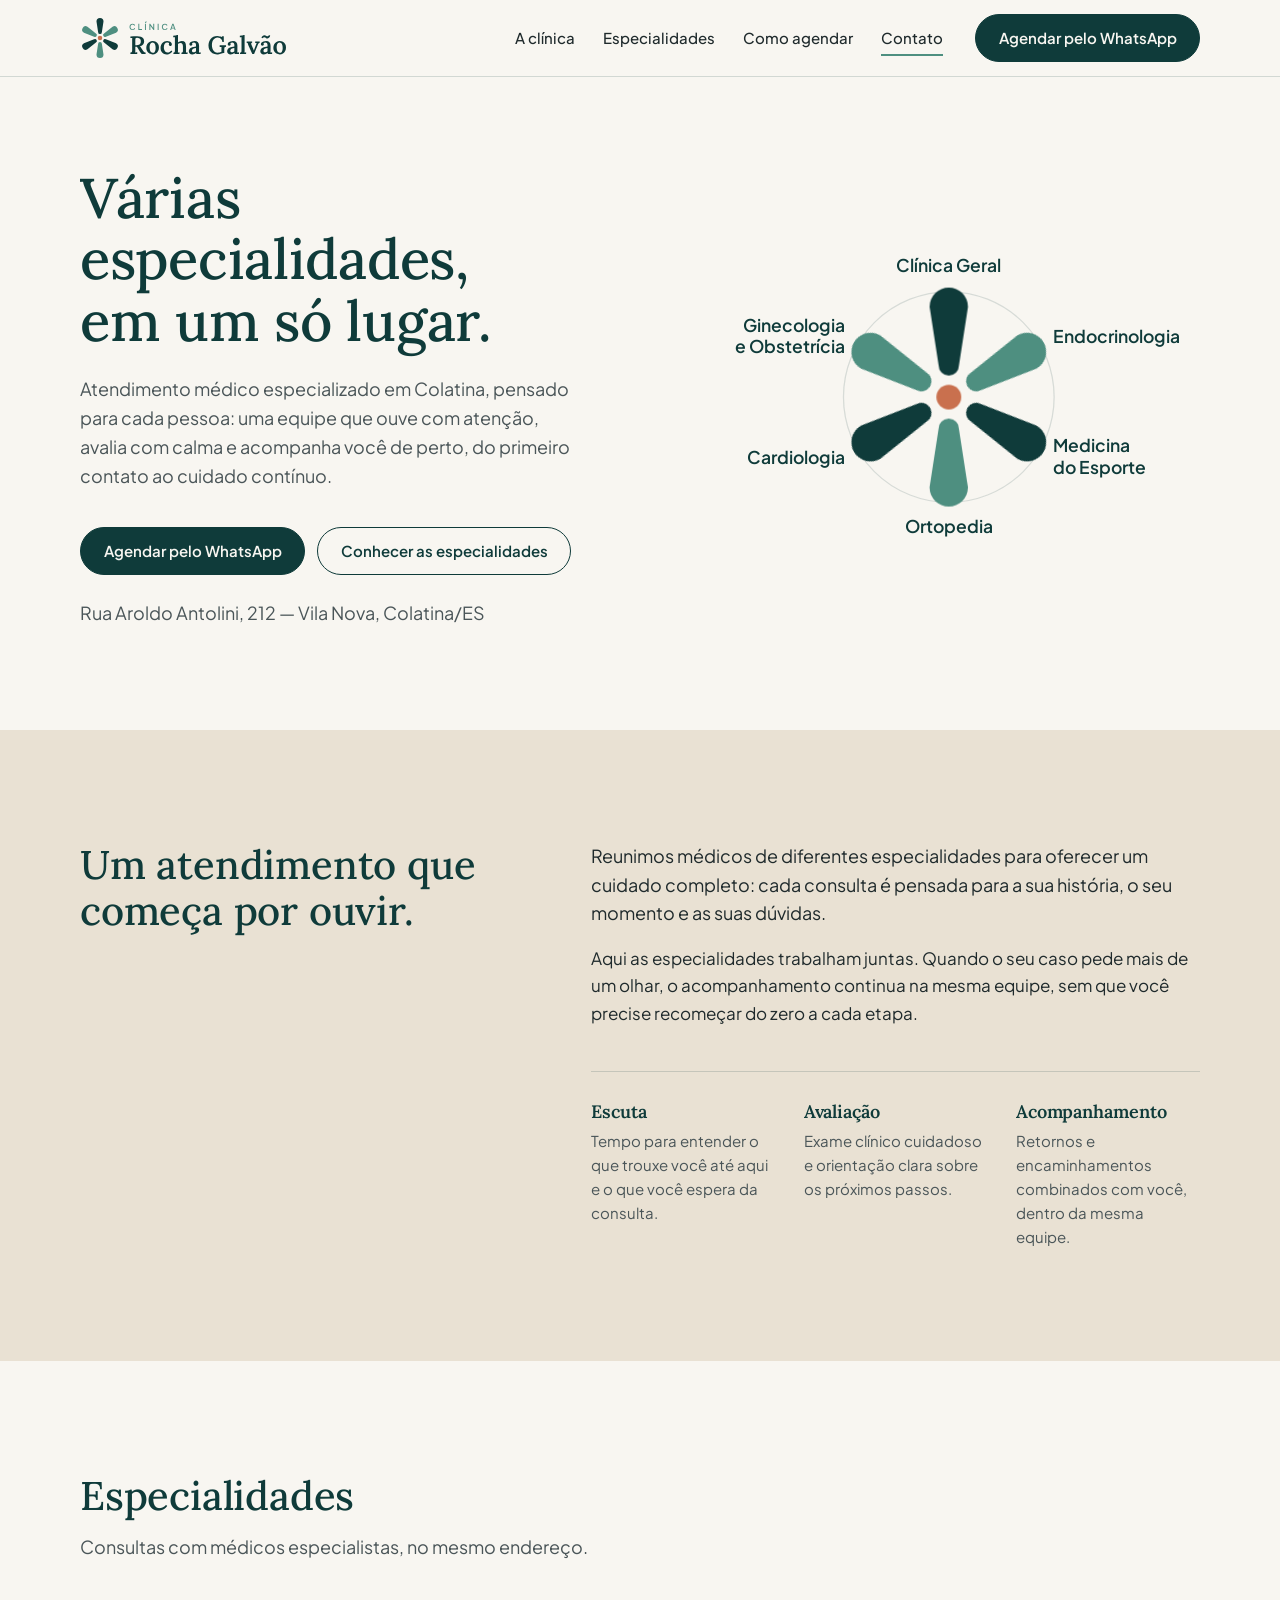
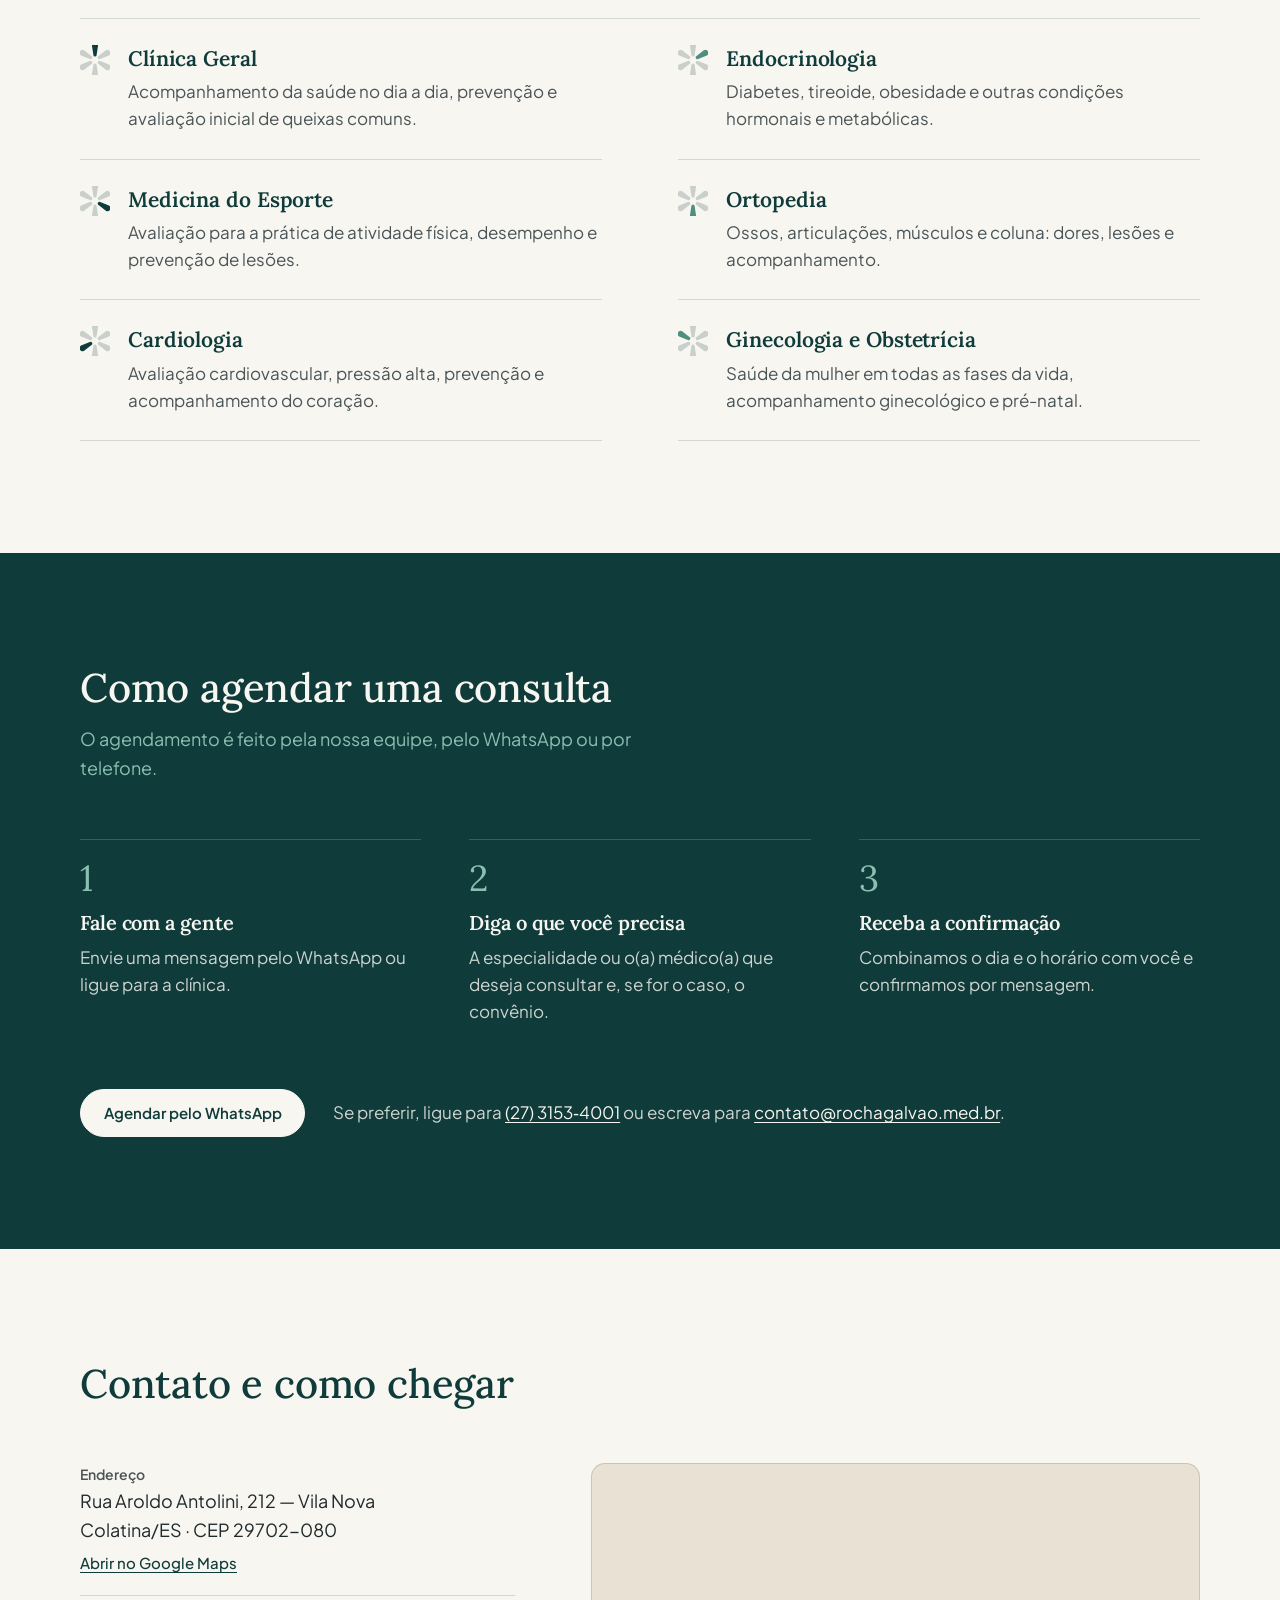
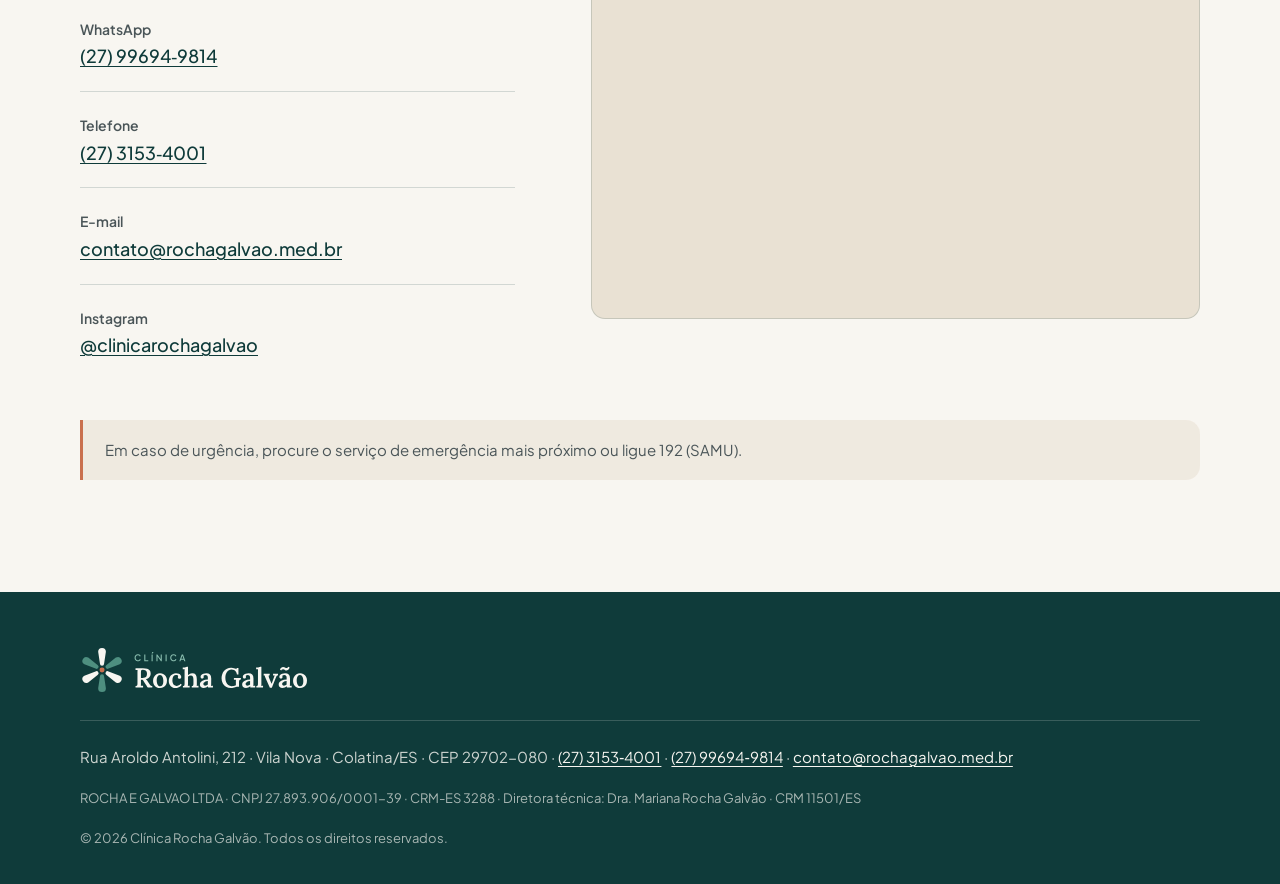
<file: index.html>
<!DOCTYPE html>
<html lang="pt-BR">
<head>
  <meta charset="utf-8">
  <meta name="viewport" content="width=device-width, initial-scale=1">
  <title>Clínica Rocha Galvão · Clínica médica em Colatina/ES</title>
  <meta name="description" content="Clínica Rocha Galvão, em Colatina/ES: Clínica Geral, Endocrinologia, Medicina do Esporte, Ortopedia, Cardiologia e Ginecologia e Obstetrícia em um só lugar. Agende pelo WhatsApp.">
  <link rel="canonical" href="https://rochagalvao.med.br/">
  <meta name="theme-color" content="#0F3B3A">

  <!-- Ícones -->
  <link rel="icon" href="assets/img/favicon.svg" type="image/svg+xml">
  <link rel="icon" href="assets/img/favicon-32.png" sizes="32x32" type="image/png">
  <link rel="apple-touch-icon" href="assets/img/apple-touch-icon.png">
  <link rel="manifest" href="site.webmanifest">

  <!-- Compartilhamento (WhatsApp, Instagram, Google) -->
  <meta property="og:type" content="website">
  <meta property="og:locale" content="pt_BR">
  <meta property="og:site_name" content="Clínica Rocha Galvão">
  <meta property="og:title" content="Clínica Rocha Galvão · Várias especialidades, em um só lugar">
  <meta property="og:description" content="Clínica médica em Colatina/ES. Clínica Geral, Endocrinologia, Medicina do Esporte, Ortopedia, Cardiologia e Ginecologia e Obstetrícia. Agende pelo WhatsApp.">
  <meta property="og:url" content="https://rochagalvao.med.br/">
  <meta property="og:image" content="https://rochagalvao.med.br/assets/img/og-image.png">
  <meta property="og:image:width" content="1200">
  <meta property="og:image:height" content="630">
  <meta name="twitter:card" content="summary_large_image">

  <link rel="preload" href="assets/fonts/lora-latin-wght-normal.woff2" as="font" type="font/woff2" crossorigin>
  <link rel="preload" href="assets/fonts/plus-jakarta-sans-latin-wght-normal.woff2" as="font" type="font/woff2" crossorigin>
  <link rel="stylesheet" href="assets/css/style.css">

  <script type="application/ld+json">
  {
    "@context": "https://schema.org",
    "@type": "MedicalClinic",
    "name": "Clínica Rocha Galvão",
    "legalName": "ROCHA E GALVAO LTDA",
    "url": "https://rochagalvao.med.br/",
    "logo": "https://rochagalvao.med.br/assets/img/rochagalvao_icone_app.svg",
    "image": "https://rochagalvao.med.br/assets/img/og-image.png",
    "telephone": "+552731534001",
    "email": "contato@rochagalvao.med.br",
    "address": {
      "@type": "PostalAddress",
      "streetAddress": "Rua Aroldo Antolini, 212",
      "addressLocality": "Colatina",
      "addressRegion": "ES",
      "postalCode": "29702-080",
      "addressCountry": "BR"
    },
    "sameAs": ["https://www.instagram.com/clinicarochagalvao"],
    "medicalSpecialty": [
      "https://schema.org/PrimaryCare",
      "https://schema.org/Endocrine",
      "https://schema.org/Musculoskeletal",
      "https://schema.org/Cardiovascular",
      "https://schema.org/Gynecologic",
      "https://schema.org/Obstetric"
    ]
  }
  </script>
</head>
<body>
  <a class="skip-link" href="#conteudo">Ir para o conteúdo</a>

  <header class="cabecalho">
    <div class="container cabecalho__inner">
      <a class="marca" href="#inicio" aria-label="Clínica Rocha Galvão — início">
        <img src="assets/img/rochagalvao_horizontal_cor.svg" alt="Clínica Rocha Galvão" width="206" height="40">
      </a>

      <button class="menu-botao" type="button" aria-expanded="false" aria-controls="menu" aria-label="Abrir menu">
        <svg class="icone-abrir" viewBox="0 0 24 24" fill="none" stroke="currentColor" stroke-width="1.8" stroke-linecap="round" aria-hidden="true"><path d="M4 7h16M4 12h16M4 17h16"/></svg>
        <svg class="icone-fechar" viewBox="0 0 24 24" fill="none" stroke="currentColor" stroke-width="1.8" stroke-linecap="round" aria-hidden="true"><path d="M6 6l12 12M18 6L6 18"/></svg>
      </button>

      <nav class="nav" id="menu" aria-label="Principal">
        <ul class="nav__lista">
          <li><a class="nav__link" href="#clinica">A clínica</a></li>
          <li><a class="nav__link" href="#especialidades">Especialidades</a></li>
          <li><a class="nav__link" href="#agendar">Como agendar</a></li>
          <li><a class="nav__link" href="#contato">Contato</a></li>
        </ul>
        <a class="botao botao--principal" href="https://wa.me/5527996949814?text=Ol%C3%A1!%20Gostaria%20de%20agendar%20uma%20consulta%20na%20Cl%C3%ADnica%20Rocha%20Galv%C3%A3o." target="_blank" rel="noopener">Agendar pelo WhatsApp</a>
      </nav>
    </div>
  </header>

  <main id="conteudo">

    <!-- ================================================================
         Abertura
         ================================================================ -->
    <section class="abertura" id="inicio">
      <div class="container abertura__inner">
        <div class="abertura__texto">
          <h1>Várias especialidades, em um só lugar.</h1>
          <p>Atendimento médico especializado em Colatina, pensado para cada pessoa: uma equipe que ouve com atenção, avalia com calma e acompanha você de perto, do primeiro contato ao cuidado contínuo.</p>
          <div class="abertura__acoes">
            <a class="botao botao--principal" href="https://wa.me/5527996949814?text=Ol%C3%A1!%20Gostaria%20de%20agendar%20uma%20consulta%20na%20Cl%C3%ADnica%20Rocha%20Galv%C3%A3o." target="_blank" rel="noopener">Agendar pelo WhatsApp</a>
            <a class="botao botao--contorno" href="#especialidades">Conhecer as especialidades</a>
          </div>
          <p class="abertura__local">Rua Aroldo Antolini, 212 — Vila Nova, Colatina/ES</p>
        </div>

        <!-- O símbolo da marca com uma especialidade em cada pétala -->
        <figure class="roda" aria-hidden="false">
          <svg viewBox="0 0 400 300" role="img" aria-labelledby="roda-titulo">
            <title id="roda-titulo">As seis especialidades da clínica: Clínica Geral, Endocrinologia, Medicina do Esporte, Ortopedia, Cardiologia e Ginecologia e Obstetrícia.</title>
            <circle cx="200" cy="150" r="84" fill="none" stroke="rgba(15,59,58,0.14)" stroke-width="1"/>

            <g transform="translate(200 150) rotate(0) scale(0.9)"><path class="petala" style="--i:0" d="M -9 -28 L -17 -80 A 17 17 0 0 1 17 -80 L 9 -28 A 9 9 0 0 1 -9 -28 Z" fill="#0F3B3A"/></g>
            <g transform="translate(200 150) rotate(60) scale(0.9)"><path class="petala" style="--i:1" d="M -9 -28 L -17 -80 A 17 17 0 0 1 17 -80 L 9 -28 A 9 9 0 0 1 -9 -28 Z" fill="#4E8F80"/></g>
            <g transform="translate(200 150) rotate(120) scale(0.9)"><path class="petala" style="--i:2" d="M -9 -28 L -17 -80 A 17 17 0 0 1 17 -80 L 9 -28 A 9 9 0 0 1 -9 -28 Z" fill="#0F3B3A"/></g>
            <g transform="translate(200 150) rotate(180) scale(0.9)"><path class="petala" style="--i:3" d="M -9 -28 L -17 -80 A 17 17 0 0 1 17 -80 L 9 -28 A 9 9 0 0 1 -9 -28 Z" fill="#4E8F80"/></g>
            <g transform="translate(200 150) rotate(240) scale(0.9)"><path class="petala" style="--i:4" d="M -9 -28 L -17 -80 A 17 17 0 0 1 17 -80 L 9 -28 A 9 9 0 0 1 -9 -28 Z" fill="#0F3B3A"/></g>
            <g transform="translate(200 150) rotate(300) scale(0.9)"><path class="petala" style="--i:5" d="M -9 -28 L -17 -80 A 17 17 0 0 1 17 -80 L 9 -28 A 9 9 0 0 1 -9 -28 Z" fill="#4E8F80"/></g>
            <circle class="centro" cx="200" cy="150" r="9.9" fill="#C9704E"/>

            <text class="rotulo" style="--i:0" x="200" y="50" text-anchor="middle">Clínica Geral</text>
            <text class="rotulo" style="--i:1" x="283" y="107" text-anchor="start">Endocrinologia</text>
            <text class="rotulo" style="--i:2" x="283" y="194" text-anchor="start">Medicina<tspan x="283" dy="17">do Esporte</tspan></text>
            <text class="rotulo" style="--i:3" x="200" y="258" text-anchor="middle">Ortopedia</text>
            <text class="rotulo" style="--i:4" x="117" y="203" text-anchor="end">Cardiologia</text>
            <text class="rotulo" style="--i:5" x="117" y="98" text-anchor="end">Ginecologia<tspan x="117" dy="17">e Obstetrícia</tspan></text>
          </svg>
        </figure>
      </div>
    </section>

    <!-- ================================================================
         A clínica
         ================================================================ -->
    <section class="secao clinica" id="clinica">
      <div class="container clinica__inner">
        <h2>Um atendimento que começa por ouvir.</h2>
        <div class="clinica__texto">
          <p>Reunimos médicos de diferentes especialidades para oferecer um cuidado completo: cada consulta é pensada para a sua história, o seu momento e as suas dúvidas.</p>
          <p>Aqui as especialidades trabalham juntas. Quando o seu caso pede mais de um olhar, o acompanhamento continua na mesma equipe, sem que você precise recomeçar do zero a cada etapa.</p>

          <ul class="pilares">
            <li>
              <h3>Escuta</h3>
              <p>Tempo para entender o que trouxe você até aqui e o que você espera da consulta.</p>
            </li>
            <li>
              <h3>Avaliação</h3>
              <p>Exame clínico cuidadoso e orientação clara sobre os próximos passos.</p>
            </li>
            <li>
              <h3>Acompanhamento</h3>
              <p>Retornos e encaminhamentos combinados com você, dentro da mesma equipe.</p>
            </li>
          </ul>
        </div>
      </div>
    </section>

    <!-- ================================================================
         Especialidades
         A ordem é a mesma da roda da abertura (sentido horário, a partir do topo).
         ================================================================ -->
    <section class="secao" id="especialidades">
      <div class="container">
        <div class="secao__cabeca">
          <h2>Especialidades</h2>
          <p>Consultas com médicos especialistas, no mesmo endereço.</p>
        </div>

        <ul class="especialidades__lista">
          <li class="especialidade">
            <svg viewBox="-84 -84 168 168" aria-hidden="true"><g fill="rgba(15,59,58,0.2)"><path d="M -9 -28 L -17 -80 A 17 17 0 0 1 17 -80 L 9 -28 A 9 9 0 0 1 -9 -28 Z" transform="rotate(60)"/><path d="M -9 -28 L -17 -80 A 17 17 0 0 1 17 -80 L 9 -28 A 9 9 0 0 1 -9 -28 Z" transform="rotate(120)"/><path d="M -9 -28 L -17 -80 A 17 17 0 0 1 17 -80 L 9 -28 A 9 9 0 0 1 -9 -28 Z" transform="rotate(180)"/><path d="M -9 -28 L -17 -80 A 17 17 0 0 1 17 -80 L 9 -28 A 9 9 0 0 1 -9 -28 Z" transform="rotate(240)"/><path d="M -9 -28 L -17 -80 A 17 17 0 0 1 17 -80 L 9 -28 A 9 9 0 0 1 -9 -28 Z" transform="rotate(300)"/></g><path d="M -9 -28 L -17 -80 A 17 17 0 0 1 17 -80 L 9 -28 A 9 9 0 0 1 -9 -28 Z" fill="#0F3B3A" transform="rotate(0)"/></svg>
            <div>
              <h3>Clínica Geral</h3>
              <p>Acompanhamento da saúde no dia a dia, prevenção e avaliação inicial de queixas comuns.</p>
            </div>
          </li>
          <li class="especialidade">
            <svg viewBox="-84 -84 168 168" aria-hidden="true"><g fill="rgba(15,59,58,0.2)"><path d="M -9 -28 L -17 -80 A 17 17 0 0 1 17 -80 L 9 -28 A 9 9 0 0 1 -9 -28 Z" transform="rotate(0)"/><path d="M -9 -28 L -17 -80 A 17 17 0 0 1 17 -80 L 9 -28 A 9 9 0 0 1 -9 -28 Z" transform="rotate(120)"/><path d="M -9 -28 L -17 -80 A 17 17 0 0 1 17 -80 L 9 -28 A 9 9 0 0 1 -9 -28 Z" transform="rotate(180)"/><path d="M -9 -28 L -17 -80 A 17 17 0 0 1 17 -80 L 9 -28 A 9 9 0 0 1 -9 -28 Z" transform="rotate(240)"/><path d="M -9 -28 L -17 -80 A 17 17 0 0 1 17 -80 L 9 -28 A 9 9 0 0 1 -9 -28 Z" transform="rotate(300)"/></g><path d="M -9 -28 L -17 -80 A 17 17 0 0 1 17 -80 L 9 -28 A 9 9 0 0 1 -9 -28 Z" fill="#4E8F80" transform="rotate(60)"/></svg>
            <div>
              <h3>Endocrinologia</h3>
              <p>Diabetes, tireoide, obesidade e outras condições hormonais e metabólicas.</p>
            </div>
          </li>
          <li class="especialidade">
            <svg viewBox="-84 -84 168 168" aria-hidden="true"><g fill="rgba(15,59,58,0.2)"><path d="M -9 -28 L -17 -80 A 17 17 0 0 1 17 -80 L 9 -28 A 9 9 0 0 1 -9 -28 Z" transform="rotate(0)"/><path d="M -9 -28 L -17 -80 A 17 17 0 0 1 17 -80 L 9 -28 A 9 9 0 0 1 -9 -28 Z" transform="rotate(60)"/><path d="M -9 -28 L -17 -80 A 17 17 0 0 1 17 -80 L 9 -28 A 9 9 0 0 1 -9 -28 Z" transform="rotate(180)"/><path d="M -9 -28 L -17 -80 A 17 17 0 0 1 17 -80 L 9 -28 A 9 9 0 0 1 -9 -28 Z" transform="rotate(240)"/><path d="M -9 -28 L -17 -80 A 17 17 0 0 1 17 -80 L 9 -28 A 9 9 0 0 1 -9 -28 Z" transform="rotate(300)"/></g><path d="M -9 -28 L -17 -80 A 17 17 0 0 1 17 -80 L 9 -28 A 9 9 0 0 1 -9 -28 Z" fill="#0F3B3A" transform="rotate(120)"/></svg>
            <div>
              <h3>Medicina do Esporte</h3>
              <p>Avaliação para a prática de atividade física, desempenho e prevenção de lesões.</p>
            </div>
          </li>
          <li class="especialidade">
            <svg viewBox="-84 -84 168 168" aria-hidden="true"><g fill="rgba(15,59,58,0.2)"><path d="M -9 -28 L -17 -80 A 17 17 0 0 1 17 -80 L 9 -28 A 9 9 0 0 1 -9 -28 Z" transform="rotate(0)"/><path d="M -9 -28 L -17 -80 A 17 17 0 0 1 17 -80 L 9 -28 A 9 9 0 0 1 -9 -28 Z" transform="rotate(60)"/><path d="M -9 -28 L -17 -80 A 17 17 0 0 1 17 -80 L 9 -28 A 9 9 0 0 1 -9 -28 Z" transform="rotate(120)"/><path d="M -9 -28 L -17 -80 A 17 17 0 0 1 17 -80 L 9 -28 A 9 9 0 0 1 -9 -28 Z" transform="rotate(240)"/><path d="M -9 -28 L -17 -80 A 17 17 0 0 1 17 -80 L 9 -28 A 9 9 0 0 1 -9 -28 Z" transform="rotate(300)"/></g><path d="M -9 -28 L -17 -80 A 17 17 0 0 1 17 -80 L 9 -28 A 9 9 0 0 1 -9 -28 Z" fill="#4E8F80" transform="rotate(180)"/></svg>
            <div>
              <h3>Ortopedia</h3>
              <p>Ossos, articulações, músculos e coluna: dores, lesões e acompanhamento.</p>
            </div>
          </li>
          <li class="especialidade">
            <svg viewBox="-84 -84 168 168" aria-hidden="true"><g fill="rgba(15,59,58,0.2)"><path d="M -9 -28 L -17 -80 A 17 17 0 0 1 17 -80 L 9 -28 A 9 9 0 0 1 -9 -28 Z" transform="rotate(0)"/><path d="M -9 -28 L -17 -80 A 17 17 0 0 1 17 -80 L 9 -28 A 9 9 0 0 1 -9 -28 Z" transform="rotate(60)"/><path d="M -9 -28 L -17 -80 A 17 17 0 0 1 17 -80 L 9 -28 A 9 9 0 0 1 -9 -28 Z" transform="rotate(120)"/><path d="M -9 -28 L -17 -80 A 17 17 0 0 1 17 -80 L 9 -28 A 9 9 0 0 1 -9 -28 Z" transform="rotate(180)"/><path d="M -9 -28 L -17 -80 A 17 17 0 0 1 17 -80 L 9 -28 A 9 9 0 0 1 -9 -28 Z" transform="rotate(300)"/></g><path d="M -9 -28 L -17 -80 A 17 17 0 0 1 17 -80 L 9 -28 A 9 9 0 0 1 -9 -28 Z" fill="#0F3B3A" transform="rotate(240)"/></svg>
            <div>
              <h3>Cardiologia</h3>
              <p>Avaliação cardiovascular, pressão alta, prevenção e acompanhamento do coração.</p>
            </div>
          </li>
          <li class="especialidade">
            <svg viewBox="-84 -84 168 168" aria-hidden="true"><g fill="rgba(15,59,58,0.2)"><path d="M -9 -28 L -17 -80 A 17 17 0 0 1 17 -80 L 9 -28 A 9 9 0 0 1 -9 -28 Z" transform="rotate(0)"/><path d="M -9 -28 L -17 -80 A 17 17 0 0 1 17 -80 L 9 -28 A 9 9 0 0 1 -9 -28 Z" transform="rotate(60)"/><path d="M -9 -28 L -17 -80 A 17 17 0 0 1 17 -80 L 9 -28 A 9 9 0 0 1 -9 -28 Z" transform="rotate(120)"/><path d="M -9 -28 L -17 -80 A 17 17 0 0 1 17 -80 L 9 -28 A 9 9 0 0 1 -9 -28 Z" transform="rotate(180)"/><path d="M -9 -28 L -17 -80 A 17 17 0 0 1 17 -80 L 9 -28 A 9 9 0 0 1 -9 -28 Z" transform="rotate(240)"/></g><path d="M -9 -28 L -17 -80 A 17 17 0 0 1 17 -80 L 9 -28 A 9 9 0 0 1 -9 -28 Z" fill="#4E8F80" transform="rotate(300)"/></svg>
            <div>
              <h3>Ginecologia e Obstetrícia</h3>
              <p>Saúde da mulher em todas as fases da vida, acompanhamento ginecológico e pré-natal.</p>
            </div>
          </li>
        </ul>

        <!-- ------------------------------------------------------------
             EQUIPE (modelo, desativado)
             Para apresentar o corpo clínico, copie o bloco abaixo para fora
             do comentário. Pelas normas de publicidade médica do CFM, cada
             médico(a) deve aparecer com CRM e, ao anunciar a especialidade,
             com o RQE.

        <div class="secao__cabeca" style="margin-top:72px">
          <h2>Corpo clínico</h2>
        </div>
        <ul class="especialidades__lista">
          <li class="especialidade">
            <div>
              <h3>Dra. Mariana Rocha Galvão</h3>
              <p>Ginecologia e Obstetrícia · CRM 11501/ES · RQE 9843</p>
            </div>
          </li>
        </ul>
        ------------------------------------------------------------- -->
      </div>
    </section>

    <!-- ================================================================
         Como agendar
         ================================================================ -->
    <section class="secao agendar" id="agendar">
      <div class="container">
        <div class="secao__cabeca">
          <h2>Como agendar uma consulta</h2>
          <p>O agendamento é feito pela nossa equipe, pelo WhatsApp ou por telefone.</p>
        </div>

        <ol class="passos">
          <li>
            <h3>Fale com a gente</h3>
            <p>Envie uma mensagem pelo WhatsApp ou ligue para a clínica.</p>
          </li>
          <li>
            <h3>Diga o que você precisa</h3>
            <p>A especialidade ou o(a) médico(a) que deseja consultar e, se for o caso, o convênio.</p>
          </li>
          <li>
            <h3>Receba a confirmação</h3>
            <p>Combinamos o dia e o horário com você e confirmamos por mensagem.</p>
          </li>
        </ol>

        <div class="agendar__acoes">
          <a class="botao botao--claro" href="https://wa.me/5527996949814?text=Ol%C3%A1!%20Gostaria%20de%20agendar%20uma%20consulta%20na%20Cl%C3%ADnica%20Rocha%20Galv%C3%A3o." target="_blank" rel="noopener">Agendar pelo WhatsApp</a>
          <p class="agendar__alternativa">Se preferir, ligue para <a href="tel:+552731534001">(27)&nbsp;3153&#8209;4001</a> ou escreva para <a href="mailto:contato@rochagalvao.med.br">contato@rochagalvao.med.br</a>.</p>
        </div>
      </div>
    </section>

    <!-- ================================================================
         Contato e como chegar
         ================================================================ -->
    <section class="secao" id="contato">
      <div class="container">
        <div class="secao__cabeca">
          <h2>Contato e como chegar</h2>
        </div>

        <div class="contato__inner">
          <dl class="contato__lista">
            <div>
              <dt>Endereço</dt>
              <dd>Rua Aroldo Antolini, 212 — Vila Nova<br>Colatina/ES · CEP 29702-080
                <a class="pequeno" href="https://www.google.com/maps/search/?api=1&query=Rua+Aroldo+Antolini%2C+212+-+Vila+Nova%2C+Colatina+-+ES%2C+29702-080" target="_blank" rel="noopener">Abrir no Google Maps</a>
              </dd>
            </div>
            <div>
              <dt>WhatsApp</dt>
              <dd><a href="https://wa.me/5527996949814" target="_blank" rel="noopener">(27)&nbsp;99694&#8209;9814</a></dd>
            </div>
            <div>
              <dt>Telefone</dt>
              <dd><a href="tel:+552731534001">(27)&nbsp;3153&#8209;4001</a></dd>
            </div>
            <div>
              <dt>E-mail</dt>
              <dd><a href="mailto:contato@rochagalvao.med.br">contato@rochagalvao.med.br</a></dd>
            </div>
            <div>
              <dt>Instagram</dt>
              <dd><a href="https://www.instagram.com/clinicarochagalvao" target="_blank" rel="noopener">@clinicarochagalvao</a></dd>
            </div>

            <!-- ----------------------------------------------------------
                 HORÁRIO DE ATENDIMENTO (desativado até ser definido)
                 Copie o bloco para fora do comentário e ajuste os dias e horas.

            <div>
              <dt>Horário de atendimento</dt>
              <dd>Segunda a sexta, das 8h às 18h</dd>
            </div>
            ----------------------------------------------------------- -->

            <!-- ----------------------------------------------------------
                 CONVÊNIOS (desativado até ser definido)
                 Liste os convênios aceitos ou informe "Atendimento particular".

            <div>
              <dt>Convênios</dt>
              <dd>Atendimento particular e convênios: Unimed, Bradesco Saúde</dd>
            </div>
            ----------------------------------------------------------- -->
          </dl>

          <div class="mapa">
            <iframe
              src="https://www.google.com/maps?q=Rua%20Aroldo%20Antolini%2C%20212%2C%20Vila%20Nova%2C%20Colatina%20-%20ES%2C%2029702-080&z=16&output=embed"
              title="Mapa com a localização da Clínica Rocha Galvão"
              loading="lazy"
              referrerpolicy="no-referrer-when-downgrade"
              allowfullscreen></iframe>
          </div>
        </div>

        <p class="contato__urgencia">Em caso de urgência, procure o serviço de emergência mais próximo ou ligue 192 (SAMU).</p>
      </div>
    </section>
  </main>

  <footer class="rodape">
    <div class="container rodape__inner">
      <a class="rodape__marca" href="#inicio" aria-label="Clínica Rocha Galvão — voltar ao início">
        <img src="assets/img/rochagalvao_horizontal_escuro.svg" alt="Clínica Rocha Galvão" width="227" height="44">
      </a>
      <div class="rodape__linhas">
        <p>Rua Aroldo Antolini, 212 · Vila Nova · Colatina/ES · CEP 29702-080 · <a href="tel:+552731534001">(27)&nbsp;3153&#8209;4001</a> · <a href="https://wa.me/5527996949814" target="_blank" rel="noopener">(27)&nbsp;99694&#8209;9814</a> · <a href="mailto:contato@rochagalvao.med.br">contato@rochagalvao.med.br</a></p>
        <p class="rodape__legal">ROCHA E GALVAO LTDA · CNPJ 27.893.906/0001-39 · CRM-ES 3288 · Diretora técnica: Dra. Mariana Rocha Galvão · CRM 11501/ES</p>
        <p class="rodape__legal">© <span id="ano">2026</span> Clínica Rocha Galvão. Todos os direitos reservados.</p>
      </div>
    </div>
  </footer>

  <script src="assets/js/main.js" defer></script>
</body>
</html>
</file>
<file: assets/css/style.css>
/* ==========================================================================
   Clínica Rocha Galvão — folha de estilo do site
   Paleta e tipografia conforme o Manual de Marca 2026 (Opção 3 · Convergência)
   ========================================================================== */

/* --- Fontes (hospedadas no próprio site, licença OFL em assets/fonts) ----- */
@font-face {
  font-family: "Lora";
  font-style: normal;
  font-weight: 400 700;
  font-display: swap;
  src: url("../fonts/lora-latin-wght-normal.woff2") format("woff2-variations");
  unicode-range: U+0000-00FF, U+0131, U+0152-0153, U+02BB-02BC, U+02C6, U+02DA, U+02DC, U+0304, U+0308, U+0329, U+2000-206F, U+20AC, U+2122, U+2191, U+2193, U+2212, U+2215, U+FEFF, U+FFFD;
}
@font-face {
  font-family: "Plus Jakarta Sans";
  font-style: normal;
  font-weight: 200 800;
  font-display: swap;
  src: url("../fonts/plus-jakarta-sans-latin-wght-normal.woff2") format("woff2-variations");
  unicode-range: U+0000-00FF, U+0131, U+0152-0153, U+02BB-02BC, U+02C6, U+02DA, U+02DC, U+0304, U+0308, U+0329, U+2000-206F, U+20AC, U+2122, U+2191, U+2193, U+2212, U+2215, U+FEFF, U+FFFD;
}

/* --- Tokens ---------------------------------------------------------------- */
:root {
  --verde-rocha: #0F3B3A;
  --verde-rocha-escuro: #0A2C2B;
  --verde-salva: #4E8F80;
  --salva-clara: #8BBFB0;
  --terracota: #C9704E;
  --areia: #E9E1D3;
  --grafite: #1F2A2C;
  --branco-gelo: #F8F6F1;
  --branco: #FFFFFF;

  --texto: var(--grafite);
  --texto-suave: #4A5558;
  --hairline: rgba(15, 59, 58, 0.16);
  --hairline-escuro: rgba(248, 246, 241, 0.18);

  --serif: "Lora", Georgia, "Times New Roman", serif;
  --sans: "Plus Jakarta Sans", system-ui, -apple-system, "Segoe UI", Roboto, sans-serif;

  --largura: 1120px;
  --gutter: clamp(16px, 4vw, 40px);
  --altura-cabecalho: 76px;
  --raio: 14px;
  --pilula: 999px;
}

/* --- Base ------------------------------------------------------------------ */
*,
*::before,
*::after { box-sizing: border-box; }

html {
  scroll-behavior: smooth;
  -webkit-text-size-adjust: 100%;
}

@media (prefers-reduced-motion: reduce) {
  html { scroll-behavior: auto; }
}

body {
  margin: 0;
  background: var(--branco-gelo);
  color: var(--texto);
  font-family: var(--sans);
  font-size: 1.0625rem; /* 17px */
  line-height: 1.6;
  font-weight: 400;
  -webkit-font-smoothing: antialiased;
}

img, svg { display: block; max-width: 100%; }

a { color: var(--verde-rocha); text-decoration-thickness: 1px; text-underline-offset: 0.18em; }
a:hover { text-decoration-thickness: 2px; }

:focus-visible {
  outline: 2px solid var(--verde-rocha);
  outline-offset: 3px;
  border-radius: 4px;
}

h1, h2, h3 {
  font-family: var(--serif);
  color: var(--verde-rocha);
  margin: 0;
  font-weight: 500;
  letter-spacing: -0.005em;
  text-wrap: balance;
}

h1 {
  font-size: clamp(2.125rem, 1.25rem + 3.2vw, 3.5rem);
  line-height: 1.1;
}
h2 {
  font-size: clamp(1.75rem, 1.2rem + 1.8vw, 2.5rem);
  line-height: 1.15;
}
h3 {
  font-size: 1.3125rem;
  font-weight: 600;
  line-height: 1.3;
}

p { margin: 0; }
p + p { margin-top: 1em; }

.container {
  width: min(100% - 2 * var(--gutter), var(--largura));
  margin-inline: auto;
}

.skip-link {
  position: absolute;
  left: var(--gutter);
  top: -100px;
  z-index: 100;
  background: var(--verde-rocha);
  color: var(--branco-gelo);
  padding: 0.6em 1em;
  border-radius: var(--pilula);
  font-weight: 600;
}
.skip-link:focus { top: 12px; }

/* --- Botões ---------------------------------------------------------------- */
.botao {
  display: inline-flex;
  align-items: center;
  justify-content: center;
  gap: 0.5em;
  min-height: 48px;
  padding: 0.7em 1.5em;
  border-radius: var(--pilula);
  font-family: var(--sans);
  font-weight: 600;
  font-size: 0.9375rem;
  line-height: 1.2;
  text-decoration: none;
  border: 1.5px solid transparent;
  transition: background-color 160ms ease, border-color 160ms ease, color 160ms ease;
}
.botao--principal {
  background: var(--verde-rocha);
  color: var(--branco-gelo);
  border-color: var(--verde-rocha);
}
.botao--principal:hover { background: var(--verde-rocha-escuro); border-color: var(--verde-rocha-escuro); }
.botao--contorno {
  background: transparent;
  color: var(--verde-rocha);
  border-color: var(--verde-rocha);
}
.botao--contorno:hover { background: rgba(15, 59, 58, 0.06); }
.botao--claro {
  background: var(--branco-gelo);
  color: var(--verde-rocha);
  border-color: var(--branco-gelo);
}
.botao--claro:hover { background: var(--areia); border-color: var(--areia); }

/* --- Cabeçalho ------------------------------------------------------------- */
.cabecalho {
  position: sticky;
  top: 0;
  z-index: 50;
  background: rgba(248, 246, 241, 0.92);
  backdrop-filter: saturate(140%) blur(10px);
  -webkit-backdrop-filter: saturate(140%) blur(10px);
  border-bottom: 1px solid var(--hairline);
}
.cabecalho__inner {
  display: flex;
  align-items: center;
  justify-content: space-between;
  gap: 24px;
  min-height: var(--altura-cabecalho);
}
.marca { display: inline-flex; align-items: center; border-radius: 6px; }
.marca img { height: 40px; width: auto; }

.nav {
  display: flex;
  align-items: center;
  gap: 32px;
}
.nav__lista {
  display: flex;
  gap: 28px;
  list-style: none;
  margin: 0;
  padding: 0;
}
.nav__link {
  position: relative;
  display: inline-block;
  padding: 6px 0;
  font-weight: 500;
  font-size: 0.9375rem;
  color: var(--grafite);
  text-decoration: none;
}
.nav__link::after {
  content: "";
  position: absolute;
  left: 0;
  right: 0;
  bottom: 0;
  height: 2px;
  background: var(--verde-salva);
  transform: scaleX(0);
  transform-origin: left;
  transition: transform 180ms ease;
}
.nav__link:hover::after,
.nav__link[aria-current="true"]::after { transform: scaleX(1); }

.menu-botao {
  display: none;
  width: 48px;
  height: 48px;
  margin-right: -8px;
  padding: 0;
  background: transparent;
  border: 0;
  border-radius: 10px;
  color: var(--verde-rocha);
  cursor: pointer;
}
.menu-botao svg { width: 28px; height: 28px; margin: auto; }
.menu-botao .icone-fechar { display: none; }
.menu-botao[aria-expanded="true"] .icone-abrir { display: none; }
.menu-botao[aria-expanded="true"] .icone-fechar { display: block; }

@media (max-width: 860px) {
  .marca img { height: 34px; }
  .menu-botao { display: inline-flex; }
  .nav {
    display: none;
    position: absolute;
    left: 0;
    right: 0;
    top: 100%;
    flex-direction: column;
    align-items: stretch;
    gap: 0;
    padding: 8px var(--gutter) 24px;
    background: var(--branco-gelo);
    border-bottom: 1px solid var(--hairline);
    box-shadow: 0 24px 40px -24px rgba(15, 59, 58, 0.35);
  }
  .nav.is-open { display: flex; }
  .nav__lista { flex-direction: column; gap: 0; }
  .nav__link {
    display: block;
    padding: 14px 0;
    font-size: 1.0625rem;
    border-bottom: 1px solid var(--hairline);
  }
  .nav__link::after { display: none; }
  .nav .botao { margin-top: 20px; }
}

/* --- Seções ---------------------------------------------------------------- */
.secao {
  padding-block: clamp(64px, 9vw, 112px);
  scroll-margin-top: var(--altura-cabecalho);
}
.secao__cabeca {
  max-width: 34em;
  margin-bottom: clamp(32px, 5vw, 56px);
}
.secao__cabeca p {
  margin-top: 14px;
  color: var(--texto-suave);
  font-size: 1.125rem;
}

/* --- Abertura (hero) ------------------------------------------------------- */
.abertura {
  padding-block: clamp(40px, 7vw, 96px) clamp(56px, 8vw, 104px);
  scroll-margin-top: var(--altura-cabecalho);
}
.abertura__inner {
  display: grid;
  grid-template-columns: minmax(0, 1.05fr) minmax(0, 0.95fr);
  align-items: center;
  gap: clamp(32px, 5vw, 72px);
}
.abertura__texto { max-width: 30em; }
.abertura__texto p {
  margin-top: 24px;
  font-size: 1.125rem;
  color: var(--texto-suave);
  max-width: 28em;
}
.abertura__acoes {
  display: flex;
  flex-wrap: wrap;
  gap: 12px;
  margin-top: 36px;
}
.abertura__local {
  margin-top: 28px;
  font-size: 0.9375rem;
  color: var(--texto-suave);
}

/* Roda das especialidades: o símbolo Convergência com um rótulo por pétala */
.roda {
  width: min(100%, 560px);
  margin-inline: auto;
}
.roda svg { width: 100%; height: auto; overflow: visible; }
.roda text {
  font-family: var(--sans);
  font-weight: 600;
  font-size: 14px;
  fill: var(--verde-rocha);
}
.roda .petala { transform-box: fill-box; transform-origin: center; }

@media (prefers-reduced-motion: no-preference) {
  .roda .petala {
    opacity: 0;
    animation: convergir 760ms cubic-bezier(0.2, 0.7, 0.2, 1) forwards;
    animation-delay: calc(120ms + var(--i) * 90ms);
  }
  .roda .centro {
    transform-box: fill-box;
    transform-origin: center;
    transform: scale(0);
    animation: surgir 420ms cubic-bezier(0.2, 0.7, 0.2, 1) forwards;
    animation-delay: 760ms;
  }
  .roda .rotulo {
    opacity: 0;
    animation: aparecer 520ms ease forwards;
    animation-delay: calc(560ms + var(--i) * 70ms);
  }
}
@keyframes convergir {
  from { opacity: 0; transform: translateY(-34px); }
  to { opacity: 1; transform: translateY(0); }
}
@keyframes surgir {
  from { transform: scale(0); }
  to { transform: scale(1); }
}
@keyframes aparecer {
  from { opacity: 0; }
  to { opacity: 1; }
}

@media (max-width: 860px) {
  .abertura__inner { grid-template-columns: 1fr; }
  .roda { width: min(100%, 420px); margin-top: 8px; }
  .abertura__acoes .botao { flex: 1 1 auto; }
}

/* --- A clínica ------------------------------------------------------------- */
.clinica { background: var(--areia); }
.clinica__inner {
  display: grid;
  grid-template-columns: minmax(0, 5fr) minmax(0, 7fr);
  gap: clamp(32px, 6vw, 96px);
  align-items: start;
}
.clinica__inner h2 { max-width: 12em; }
.clinica__texto p { max-width: 36em; }
.clinica__texto p:first-child { font-size: 1.125rem; }

.pilares {
  list-style: none;
  margin: 44px 0 0;
  padding: 28px 0 0;
  border-top: 1px solid var(--hairline);
  display: grid;
  grid-template-columns: repeat(3, 1fr);
  gap: 28px;
}
.pilares h3 { font-size: 1.125rem; margin-bottom: 6px; }
.pilares p { color: var(--texto-suave); font-size: 0.9375rem; max-width: 22em; }

@media (max-width: 860px) {
  .clinica__inner { grid-template-columns: 1fr; }
}
@media (max-width: 600px) {
  .pilares { grid-template-columns: 1fr; gap: 20px; }
  .pilares p { max-width: 32em; }
}

/* --- Especialidades -------------------------------------------------------- */
.especialidades__lista {
  list-style: none;
  margin: 0;
  padding: 0;
  display: grid;
  grid-template-columns: 1fr 1fr;
  column-gap: clamp(32px, 6vw, 80px);
  border-top: 1px solid var(--hairline);
}
.especialidade {
  display: grid;
  grid-template-columns: 30px 1fr;
  gap: 18px;
  align-items: start;
  padding: 26px 0;
  border-bottom: 1px solid var(--hairline);
}
.especialidade svg { width: 30px; height: 30px; margin-top: 0; }
.especialidade h3 { margin-bottom: 6px; }
.especialidade p { color: var(--texto-suave); max-width: 30em; }

@media (max-width: 860px) {
  .especialidades__lista { grid-template-columns: 1fr; }
}

/* --- Como agendar ---------------------------------------------------------- */
.agendar {
  background: var(--verde-rocha);
  color: var(--branco-gelo);
}
.agendar h2, .agendar h3 { color: var(--branco-gelo); }
.agendar .secao__cabeca p { color: var(--salva-clara); }

.passos {
  list-style: none;
  margin: 0;
  padding: 0;
  display: grid;
  grid-template-columns: repeat(3, 1fr);
  gap: clamp(24px, 4vw, 48px);
  counter-reset: passo;
}
.passos li {
  counter-increment: passo;
  padding-top: 20px;
  border-top: 1px solid var(--hairline-escuro);
}
.passos li::before {
  content: counter(passo);
  display: block;
  font-family: var(--serif);
  font-size: 2.25rem;
  line-height: 1;
  color: var(--salva-clara);
  margin-bottom: 14px;
}
.passos h3 { font-size: 1.25rem; margin-bottom: 8px; }
.passos p { color: rgba(248, 246, 241, 0.82); max-width: 26em; }

.agendar__acoes {
  display: flex;
  flex-wrap: wrap;
  align-items: center;
  gap: 16px 28px;
  margin-top: clamp(40px, 6vw, 64px);
}
.agendar__alternativa { color: rgba(248, 246, 241, 0.82); }
.agendar__alternativa a { color: var(--branco-gelo); }

@media (max-width: 860px) {
  .passos { grid-template-columns: 1fr; gap: 28px; }
}

/* --- Contato --------------------------------------------------------------- */
.contato__inner {
  display: grid;
  grid-template-columns: minmax(0, 5fr) minmax(0, 7fr);
  gap: clamp(32px, 6vw, 80px);
  align-items: start;
}
.contato__lista {
  margin: 0;
  display: grid;
  gap: 22px;
}
.contato__lista > div {
  display: grid;
  gap: 2px;
  padding-bottom: 20px;
  border-bottom: 1px solid var(--hairline);
}
.contato__lista > div:last-child { border-bottom: 0; }
.contato__lista dt {
  font-size: 0.875rem;
  font-weight: 600;
  color: var(--texto-suave);
}
.contato__lista dd {
  margin: 0;
  font-size: 1.125rem;
}
.contato__lista dd a { font-weight: 500; }
.contato__lista .pequeno {
  display: block;
  font-size: 0.9375rem;
  margin-top: 6px;
}
.mapa {
  position: relative;
  width: 100%;
  aspect-ratio: 4 / 3;
  border-radius: var(--raio);
  overflow: hidden;
  background: var(--areia);
  border: 1px solid var(--hairline);
}
.mapa iframe {
  position: absolute;
  inset: 0;
  width: 100%;
  height: 100%;
  border: 0;
}
.contato__urgencia {
  margin-top: 40px;
  padding: 18px 22px;
  border-left: 3px solid var(--terracota);
  background: rgba(233, 225, 211, 0.55);
  border-radius: 0 var(--raio) var(--raio) 0;
  font-size: 0.9375rem;
  color: var(--texto-suave);
}

@media (max-width: 860px) {
  .contato__inner { grid-template-columns: 1fr; }
}

/* --- Rodapé ---------------------------------------------------------------- */
.rodape {
  background: var(--verde-rocha);
  color: rgba(248, 246, 241, 0.82);
  padding-block: 56px 36px;
  font-size: 0.9375rem;
}
.rodape a { color: var(--branco-gelo); }
.rodape__inner {
  display: grid;
  gap: 28px;
}
.rodape__marca img { height: 44px; width: auto; }
.rodape__linhas {
  display: grid;
  gap: 6px;
  padding-top: 24px;
  border-top: 1px solid var(--hairline-escuro);
}
.rodape__legal {
  font-size: 0.8125rem;
  color: rgba(248, 246, 241, 0.66);
  line-height: 1.6;
}
</file>
